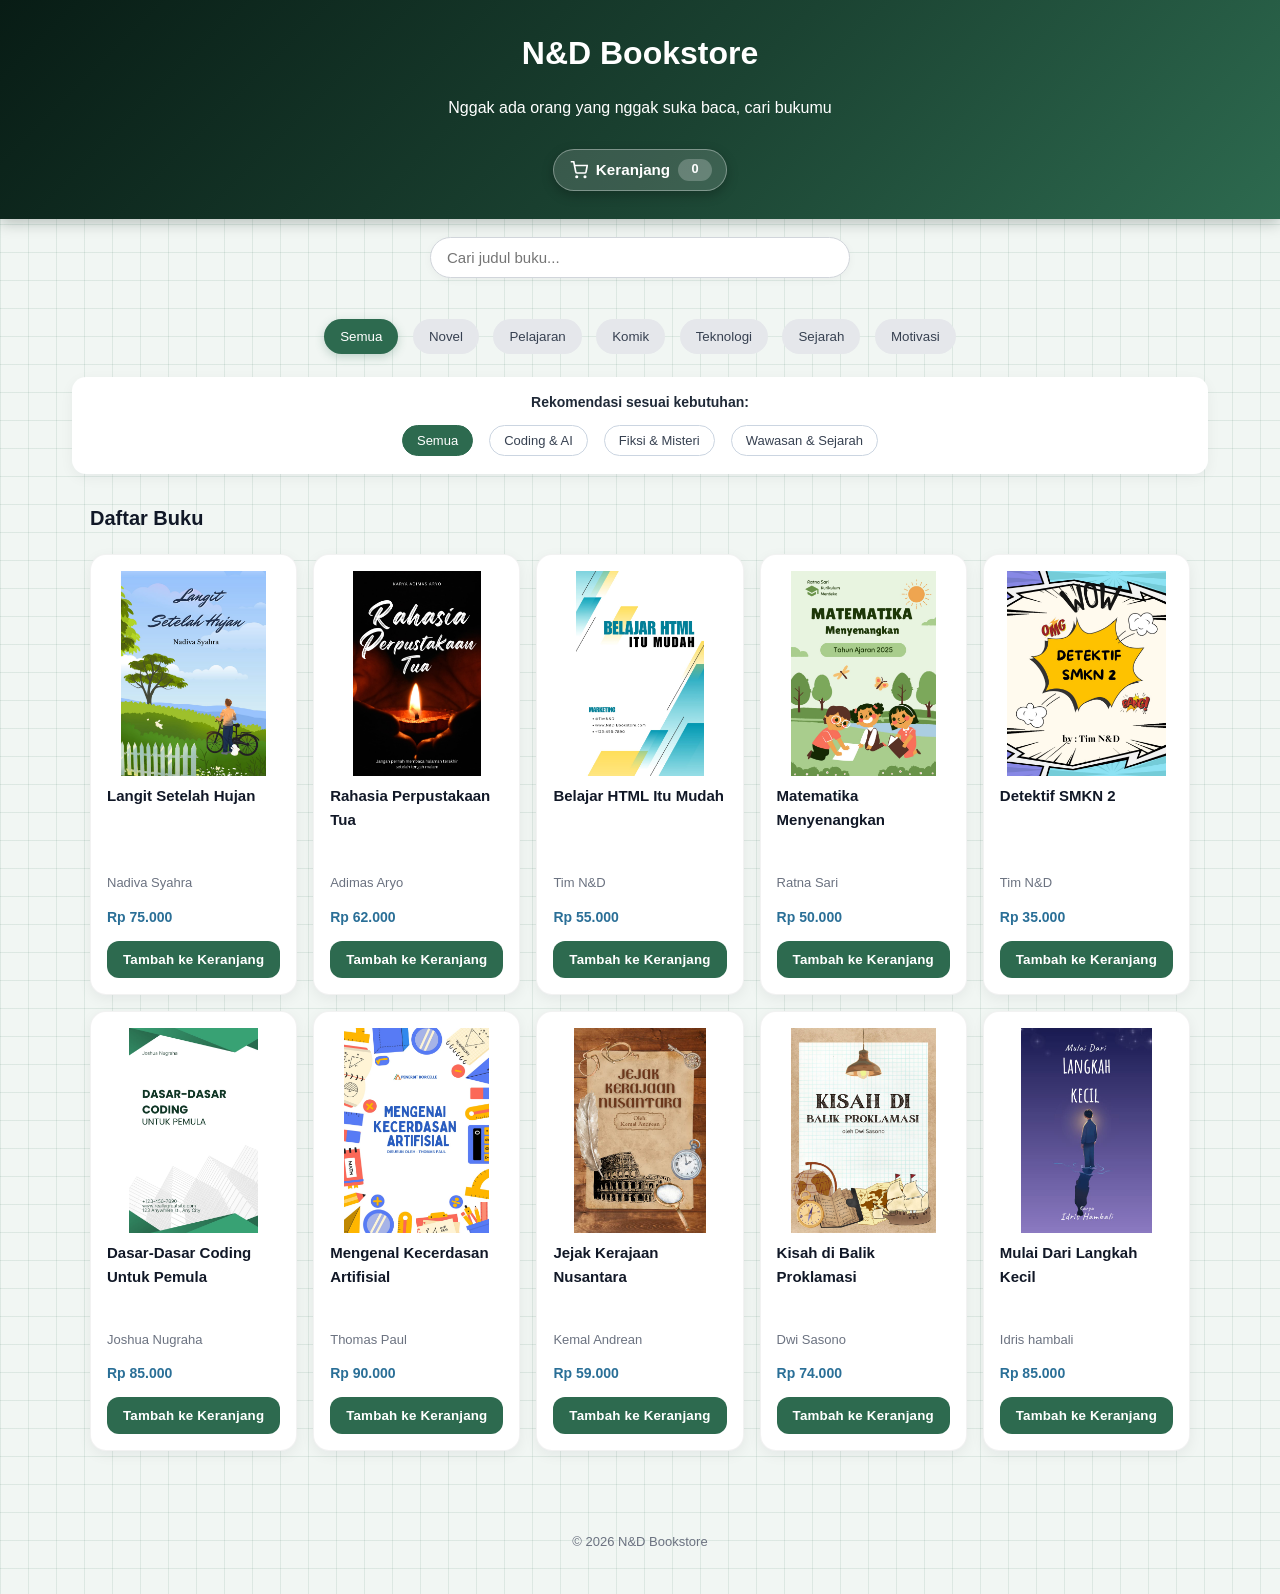
<file: index.html>
<!DOCTYPE html>
<html lang="id">
<head>
  <meta charset="UTF-8">
  <meta name="viewport" content="width=device-width, initial-scale=1.0">
  <title>N&amp;D Bookstore - Toko Buku Online</title>
  <link rel="stylesheet" href="css/style.css">
</head>
<body>

  <!-- BAGIAN ATAS -->
 <header>
    <h1>N&amp;D Bookstore</h1>
    <p>Nggak ada orang yang nggak suka baca, cari bukumu</p>
    <a href="keranjang.html" class="tombol-keranjang-khas">
      <svg class="ikon-keranjang" viewBox="0 0 24 24" width="18" height="18" fill="none" stroke="currentColor" stroke-width="2.2" aria-hidden="true">
        <circle cx="9" cy="21" r="1"></circle>
        <circle cx="20" cy="21" r="1"></circle>
        <path d="M1 1h4l2.68 13.39a2 2 0 0 0 2 1.61h9.72a2 2 0 0 0 2-1.61L23 6H6"></path>
      </svg>
      <span>Keranjang</span>
      <span id="jumlah-keranjang" class="badge-keranjang">0</span>
    </a>
  </header>

  <!-- KOLOM CARI -->
  <section>
    <input type="search" id="kolom-cari" placeholder="Cari judul buku...">
  </section>

  <!-- TOMBOL KATEGORI -->
  <nav>
  <button class="aktif" data-kategori="semua">Semua</button>
  <button data-kategori="novel">Novel</button>
  <button data-kategori="pelajaran">Pelajaran</button>
  <button data-kategori="komik">Komik</button>
  <button data-kategori="teknologi">Teknologi</button>
  <button data-kategori="sejarah">Sejarah</button>
  <button data-kategori="motivasi">Motivasi</button>
</nav>

  <!-- REKOMENDASI BUKU -->
  <section id="area-rekomendasi" aria-label="Rekomendasi Buku">
    <p class="label-rekomendasi">Rekomendasi sesuai kebutuhan:</p>
    <div class="tombol-rekomendasi">
      <button type="button" class="btn-rek aktif" data-rek="semua">Semua</button>
      <button type="button" class="btn-rek" data-rek="coding">Coding &amp; AI</button>
      <button type="button" class="btn-rek" data-rek="fiksi">Fiksi &amp; Misteri</button>
      <button type="button" class="btn-rek" data-rek="wawasan">Wawasan &amp; Sejarah</button>
    </div>
    <p id="teks-rekomendasi" class="sembunyi"></p>
  </section>

  <!-- TEMPAT BUKU DIPAJANG -->
  <main>
    <h2>Daftar Buku</h2>
    <p id="pesan-kosong" class="sembunyi">Buku yang kamu cari tidak di temukan. Coba kata kunci atau kategori lain ya!</p> 
    <article data-kategori="novel">
      <img class="sampul-gambar" src="img/langit-setelah-hujan.png.jpeg" alt="Sampul Langit Setelah Hujan">
      <h3>Langit Setelah Hujan</h3>
      <p>Nadiva Syahra</p>
      <p>Rp 75.000</p>
      <button>Tambah ke Keranjang</button>
    </article>

    <article data-kategori="novel">
      <img class="sampul-gambar" src="img/perpustakaan-tua.png.jpeg" alt="Rahasia Perpustakaan Tua">
      <h3>Rahasia Perpustakaan Tua</h3>
      <p>Adimas Aryo</p>
      <p>Rp 62.000</p>
      <button>Tambah ke Keranjang</button>
    </article>

    <article data-kategori="pelajaran">
       <img class="sampul-gambar" src="img/belajar-html.png.jpeg" alt="Belajar HTML Itu Mudah">
      <h3>Belajar HTML Itu Mudah</h3>
      <p>Tim N&amp;D</p>
      <p>Rp 55.000</p>
      <button>Tambah ke Keranjang</button>
    </article>

    <article data-kategori="pelajaran">
      <img class="sampul-gambar" src="img/matematika.png.jpeg" alt="Sampul Matematika Menyenangkan">
      <h3>Matematika Menyenangkan</h3>
      <p>Ratna Sari</p>
      <p>Rp 50.000</p>
      <button>Tambah ke Keranjang</button>
    </article>

    <article data-kategori="komik">
       <img class="sampul-gambar" src="img/detektif-smkn2.png.jpeg" alt="Detektif SMKN 2">
      <h3>Detektif SMKN 2</h3>
      <p>Tim N&amp;D</p>
      <p>Rp 35.000</p>
      <button>Tambah ke Keranjang</button>
    </article>

    <article data-kategori="teknologi">
       <img class="sampul-gambar" src="img/dasar-coding.png.jpeg" alt="Dasar-Dasar Coding Untuk Pemula">
      <h3>Dasar-Dasar Coding Untuk Pemula</h3>
      <p>Joshua Nugraha</p>
      <p>Rp 85.000</p>
      <button>Tambah ke Keranjang</button>
    </article>

    <article data-kategori="teknologi">
       <img class="sampul-gambar" src="img/kecerdasan-artifisial.png.jpeg" alt="Mengenal Kecardasan Artifisial">
      <h3>Mengenal Kecerdasan Artifisial</h3>
      <p>Thomas Paul</p>
      <p>Rp 90.000</p>
      <button>Tambah ke Keranjang</button>
    </article>

    <article data-kategori="sejarah">
       <img class="sampul-gambar" src="img/jejak-kerajaan.png.jpeg" alt="Jejak Kerajaan Nusantara">
      <h3>Jejak Kerajaan Nusantara</h3>
      <p>Kemal Andrean</p>
      <p>Rp 59.000</p>
      <button>Tambah ke Keranjang</button>
    </article>

    <article data-kategori="sejarah">
      <img class="sampul-gambar" src="img/kisah-proklamasi.png.jpeg" alt="Kisah di Balik Proklamasi">
      <h3>Kisah di Balik Proklamasi</h3>
      <p>Dwi Sasono</p>
      <p>Rp 74.000</p>
      <button>Tambah ke Keranjang</button>
    </article>

      <article data-kategori="motivasi">
      <img class="sampul-gambar" src="img/langkah-kecil.png.jpeg" alt="Sampul Mulai Dari Langkah Kecil">
      <h3>Mulai Dari Langkah Kecil</h3>
      <p>Idris hambali</p>
      <p>Rp 85.000</p>
      <button>Tambah ke Keranjang</button>
    </article>
  </main>
  <!-- BAGIAN BAWAH -->
  <footer>
    <p>&copy; 2026 N&amp;D Bookstore</p>
  </footer>
<script src= "js/app.js"></script>
</body>
</html>
</file>
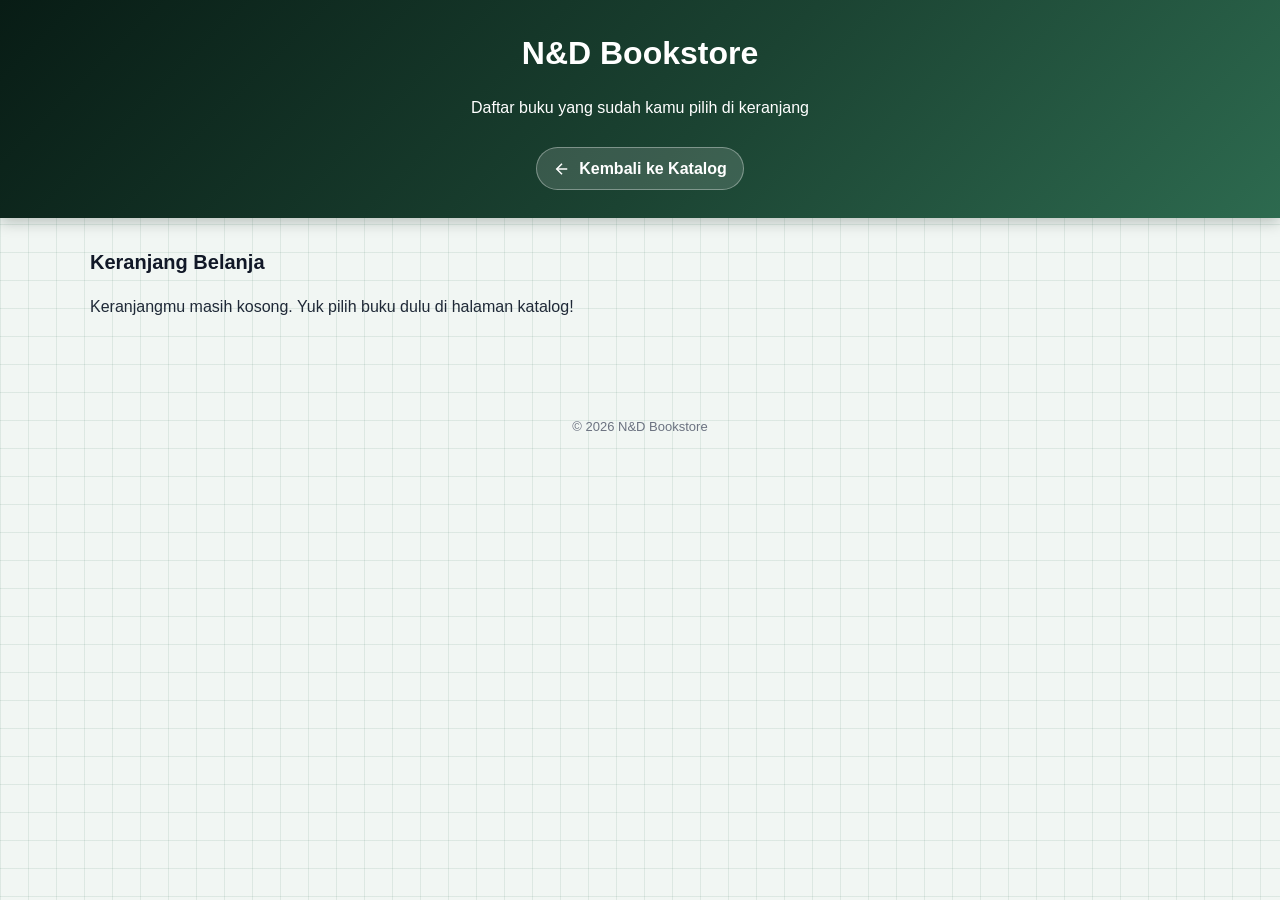
<file: keranjang.html>
<!DOCTYPE html>
<html lang="id">
<head>
  <meta charset="UTF-8">
  <meta name="viewport" content="width=device-width, initial-scale=1.0">
  <title>Keranjang - N&amp;D Bookstore</title>
  <link rel="stylesheet" href="css/style.css">
</head>
<body>

  <!-- BAGIAN ATAS -->
  <header>
    <h1>N&amp;D Bookstore</h1>
    <p>Daftar buku yang sudah kamu pilih di keranjang</p>
    <a href="index.html" class="nav-header-btn">
      <svg viewBox="0 0 24 24" width="18" height="18" fill="none" stroke="currentColor" stroke-width="2" aria-hidden="true">
        <line x1="19" y1="12" x2="5" y2="12"></line>
        <polyline points="12 19 5 12 12 5"></polyline>
      </svg>
      <span>Kembali ke Katalog</span>
    </a>
  </header>

  <!-- ISI KERANJANG -->
  <main class="halaman-keranjang">
    <h2>Keranjang Belanja</h2>
    <p id="status-keranjang">Memuat isi keranjang...</p>
    <ul id="daftar-keranjang"></ul>

    <div id="ringkasan-keranjang" class="sembunyi">
      <p id="total-harga">Total: Rp 0</p>
      <button type="button" id="btn-wa">
        <svg viewBox="0 0 32 32" width="18" height="18" aria-hidden="true">
          <path fill="currentColor" d="M16 3C8.82 3 3 8.82 3 16c0 2.3.6 4.54 1.74 6.52L3 29l6.67-1.71A12.93 12.93 0 0 0 16 29c7.18 0 13-5.82 13-13S23.18 3 16 3zm7.54 18.42c-.32.9-1.85 1.72-2.56 1.83-.66.1-1.5.14-2.42-.15-.56-.18-1.28-.42-2.2-.82-3.87-1.67-6.4-5.57-6.59-5.83-.19-.26-1.57-2.09-1.57-3.99 0-1.9 1-2.83 1.35-3.22.35-.39.77-.49 1.03-.49.26 0 .52 0 .74.01.24.01.56-.09.88.67.32.78 1.09 2.66 1.19 2.85.1.19.16.42.03.68-.13.26-.19.42-.38.65-.19.23-.4.51-.57.68-.19.19-.39.4-.17.78.22.38.98 1.62 2.11 2.62 1.45 1.29 2.67 1.69 3.05 1.88.38.19.6.16.82-.1.22-.26.95-1.1 1.2-1.48.26-.38.51-.32.86-.19.35.13 2.22 1.05 2.6 1.24.38.19.64.28.73.44.1.16.1.92-.22 1.82z"/>
        </svg>
        <span>Beli Produk</span>
      </button>
      <button type="button" id="btn-kosongkan">Kosongkan Keranjang</button>
    </div>
  </main>

  <!-- BAGIAN BAWAH -->
  <footer>
    <p>&copy; 2026 N&amp;D Bookstore</p>
  </footer>

  <script>
    const daftarKeranjang = document.getElementById("daftar-keranjang");
    const statusKeranjang = document.getElementById("status-keranjang");
    const ringkasanKeranjang = document.getElementById("ringkasan-keranjang");
    const totalHargaEl = document.getElementById("total-harga");
    const btnKosongkan = document.getElementById("btn-kosongkan");
    const btnWa = document.getElementById("btn-wa");
    const nomorWaToko = "6281234567890"; // Ganti dengan nomor WA kamu (format: 628...)

    let itemKeranjang = JSON.parse(localStorage.getItem("keranjang")) || [];

    function formatRupiah(angka) {
      return "Rp " + Number(angka || 0).toLocaleString("id-ID");
    }

    function renderKeranjang() {
      daftarKeranjang.innerHTML = "";

      if (itemKeranjang.length === 0) {
        statusKeranjang.textContent = "Keranjangmu masih kosong. Yuk pilih buku dulu di halaman katalog!";
        ringkasanKeranjang.classList.add("sembunyi");
        return;
      }

      statusKeranjang.textContent = "Jumlah buku di keranjang: " + itemKeranjang.length;
      ringkasanKeranjang.classList.remove("sembunyi");

      let total = 0;

      itemKeranjang.forEach(function (item, index) {
        const harga = Number(item.harga) || 0;
        total += harga;

        const li = document.createElement("li");
        li.className = "item-keranjang";

        const info = document.createElement("span");
        info.textContent = item.judul + " — " + formatRupiah(harga);

        const tombolHapus = document.createElement("button");
        tombolHapus.type = "button";
        tombolHapus.textContent = "Hapus";
        tombolHapus.addEventListener("click", function () {
          itemKeranjang.splice(index, 1);
          localStorage.setItem("keranjang", JSON.stringify(itemKeranjang));
          renderKeranjang();
        });

        li.appendChild(info);
        li.appendChild(tombolHapus);
        daftarKeranjang.appendChild(li);
      });

      totalHargaEl.textContent = "Total: " + formatRupiah(total);
    }

    btnKosongkan.addEventListener("click", function () {
      itemKeranjang = [];
      localStorage.removeItem("keranjang");
      renderKeranjang();
    });

    btnWa.addEventListener("click", function () {
      if (itemKeranjang.length === 0) return;

      let total = 0;
      const daftarPesanan = itemKeranjang.map(function (item, idx) {
        const harga = Number(item.harga) || 0;
        total += harga;
        return (idx + 1) + ". " + item.judul + " - " + formatRupiah(harga);
      });

      const teksPesan =
        "Halo N&D Bookstore, saya mau pesan produk berikut:\n" +
        daftarPesanan.join("\n") +
        "\n\nTotal: " + formatRupiah(total);

      const urlWa = "https://api.whatsapp.com/send?phone=" + nomorWaToko + "&text=" + encodeURIComponent(teksPesan);
      window.open(urlWa, "_blank");
    });

    renderKeranjang();
  </script>

</body>
</html>
</file>
<file: css/style.css>
body {
  font-family: 'Segoe UI', Arial, sans-serif;
  margin: 0;
  background-color: #f1f6f3;
  background-image:
    linear-gradient(to right, rgba(45, 106, 79, 0.10) 1px, transparent 1px),
    linear-gradient(to bottom, rgba(45, 106, 79, 0.10) 1px, transparent 1px);
  background-size: 28px 28px;
  color: #1f2937;
  line-height: 1.6;
}

header {
  background: linear-gradient(135deg, #081c15 0%, #1b4332 55%, #2d6a4f 100%);
  color: white;
  padding: 28px 16px;
  text-align: center;
  box-shadow: 0 4px 14px rgba(8, 28, 21, 0.25);
}

header a {
  color: white;
  text-decoration: none;
}

section, nav {
  padding: 14px 16px;
  text-align: center;
}

input[type="search"] {
  width: 100%;
  max-width: 420px;
  padding: 11px 16px;
  font-size: 15px;
  border: 1px solid #d1d5db;
  border-radius: 999px;
  background-color: white;
  color: #1f2937;
  box-sizing: border-box;
  box-shadow: 0 2px 8px rgba(0, 0, 0, 0.04);
  outline: none;
  transition: border-color 0.2s ease, box-shadow 0.2s ease;
}

input[type="search"]:focus {
  border-color: #2a6f97;
  box-shadow: 0 0 0 3px rgba(42, 111, 151, 0.15);
}

button {
  padding: 8px 14px;
  margin: 4px;
  border: none;
  border-radius: 10px;
  background-color: #2a6f97;
  color: white;
  font-weight: 500;
  cursor: pointer;
  transition: all 0.2s ease;
}

nav button {
  background-color: #e5e7eb;
  color: #374151;
  border-radius: 999px;
  padding: 8px 16px;
}

nav button:hover {
  background-color: #d1d5db;
}

nav button.aktif {
  background-color: #2a6f97;
  color: white;
  box-shadow: 0 3px 10px rgba(42, 111, 151, 0.25);
}

main {
  padding: 20px;
  max-width: 1200px;
  margin: 0 auto;
  display: grid;
  grid-template-columns: repeat(auto-fill, minmax(175px, 1fr));
  gap: 18px;
}

main h2 {
  grid-column: 1 / -1;
  margin: 8px 0 4px;
  font-size: 20px;
  font-weight: 700;
  color: #111827;
  text-align: left;
}

article {
  background-color: white;
  padding: 14px;
  border-radius: 16px;
  border: 1px solid rgba(0, 0, 0, 0.05);
  box-shadow: 0 4px 14px rgba(15, 23, 42, 0.06);
  display: flex;
  flex-direction: column;
  transition: transform 0.22s ease, box-shadow 0.22s ease;
}

article:hover {
  transform: translateY(-4px);
  box-shadow: 0 10px 24px rgba(15, 23, 42, 0.1);
}

article h3 {
  margin: 4px 0 6px;
  font-size: 15px;
  font-weight: 700;
  color: #111827;
}

article p {
  margin: 3px 0;
  font-size: 13px;
  color: #6b7280;
}

article button {
  margin-top: auto;
  padding: 11px 14px;
  width: 100%;
  margin-left: 0;
  margin-right: 0;
  box-sizing: border-box;
  border-radius: 12px;
  font-weight: 600;
  letter-spacing: 0.2px;
  transition: transform 0.2s ease, background-color 0.2s ease, box-shadow 0.2s ease;
}

article button:hover {
  background-color: #1e5678;
  transform: translateY(-2px);
  box-shadow: 0 6px 14px rgba(42, 111, 151, 0.28);
}

article button:active {
  transform: translateY(0);
}

article p:last-of-type {
  margin-bottom: 14px;
  font-size: 14px;
  font-weight: 700;
  color: #2a6f97;
}

.sembunyi {
  display: none;
}

main.halaman-keranjang {
  display: block;
}

footer {
  text-align: center;
  padding: 24px 16px;
  margin-top: 20px;
  font-size: 13px;
  color: #6b7280;
}

/* ===== Tampilan lebih lega ===== */
body { line-height: 1.6; }
header { padding: 28px 16px; }
header h1 { margin: 0 0 8px; }
section, nav { padding: 18px 16px; }
nav button { margin: 5px; padding: 10px 16px; }
main { max-width: 1100px; margin: 0 auto; padding: 20px 16px; gap: 16px; }
article { padding: 16px; }
article h3 { margin: 0 0 8px; }
article p { margin: 6px 0; }
article button { margin: 10px 0 0; width: 100%; }
footer { padding: 28px 16px; }

/* ===== Animasi ===== */
#jumlah-keranjang { display: inline-block; }
@keyframes pop {
  0% { transform: scale(1); }
  50% { transform: scale(1.3); }
  100% { transform: scale(1); }
}
.pop { animation: pop 0.3s; }

/* ===== Sampul dari gambar ===== */
.sampul-gambar {
  display: block;
  width: 100%;
  height: 205px;
  object-fit: contain;
  border-radius: 6px;
  margin-bottom: 8px;
  background-color: white;
}

/* ===== Tombol sejajar di dasar kartu ===== */
article {
  display: flex;
  flex-direction: column;
}
article p:last-of-type {
  margin-bottom: 12px;
}
article button {
  margin-top: auto;
}

/* ===== Judul sama tinggi, supaya penulis dan harga sejajar ===== */
article h3 {
  min-height: 5.0em;
}

#pesan-kosong {
  grid-column: 1 / -1;
  text-align: center;
  padding: 24px 16px;
  font-size: 15px;
  color: #6b7280;
}

#area-rekomendasi {
  max-width: 1100px;
  margin: 0 auto;
  padding: 14px 18px;
  background-color: white;
  border-radius: 14px;
  box-shadow: 0 4px 14px rgba(15, 23, 42, 0.05);
}

.label-rekomendasi {
  margin: 0 0 8px;
  font-size: 14px;
  font-weight: 600;
  color: #1f2937;
}

.tombol-rekomendasi {
  display: flex;
  flex-wrap: wrap;
  justify-content: center;
  gap: 8px;
}

.btn-rek {
  padding: 7px 14px;
  border: 1px solid #cbd5e1;
  border-radius: 999px;
  background-color: white;
  color: #374151;
  cursor: pointer;
  font-size: 13px;
}

.btn-rek.aktif {
  background-color: #2a6f97;
  color: white;
  border-color: #2a6f97;
}

#teks-rekomendasi {
  margin: 10px 0 0;
  font-size: 13px;
  color: #4b5563;
}

/* ===== Warna tombol hijau ===== */
button {
  background-color: #2d6a4f;
  color: white;
}

article button:hover {
  background-color: #1b4332;
  box-shadow: 0 6px 14px rgba(27, 67, 50, 0.28);
}

nav button.aktif {
  background-color: #2d6a4f;
  color: white;
  box-shadow: 0 3px 10px rgba(45, 106, 79, 0.25);
}

.btn-rek.aktif {
  background-color: #2d6a4f;
  color: white;
  border-color: #2d6a4f;
}

/* ===== Halaman Keranjang ===== */
#daftar-keranjang {
  list-style: none;
  padding: 0;
  margin: 16px 0;
}

.item-keranjang {
  display: flex;
  justify-content: space-between;
  align-items: center;
  gap: 12px;
  background-color: white;
  padding: 12px 16px;
  margin-bottom: 10px;
  border-radius: 12px;
  box-shadow: 0 4px 12px rgba(15, 23, 42, 0.05);
}

#ringkasan-keranjang {
  margin-top: 16px;
  padding: 16px;
  background-color: white;
  border-radius: 12px;
  box-shadow: 0 4px 12px rgba(15, 23, 42, 0.05);
}

#total-harga {
  font-size: 16px;
  font-weight: 700;
  color: #1f2937;
  margin: 0 0 10px;
}

#btn-wa {
  display: inline-flex;
  align-items: center;
  gap: 8px;
  background-color: #25D366;
  color: #052e16;
  font-weight: 700;
  padding: 10px 16px;
  border-radius: 10px;
}

#btn-wa:hover {
  background-color: #128C7E;
  color: white;
}

/* ===== Tombol Navigasi di Header ===== */
.nav-header-btn {
  display: inline-flex;
  align-items: center;
  gap: 8px;
  margin-top: 10px;
  padding: 8px 16px;
  background-color: rgba(255, 255, 255, 0.14);
  color: #ffffff;
  text-decoration: none;
  font-weight: 600;
  border: 1px solid rgba(255, 255, 255, 0.35);
  border-radius: 999px;
  transition: background-color 0.2s ease, transform 0.2s ease;
}

.nav-header-btn:hover {
  background-color: #25D366;
  border-color: #25D366;
  color: #052e16;
  transform: translateY(-1px);
}

/* ===== Ciri Khas Tombol Keranjang di Header ===== */
.tombol-keranjang-khas {
  display: inline-flex;
  align-items: center;
  gap: 8px;
  margin-top: 12px;
  padding: 8px 14px 8px 16px;
  background-color: #ffffff;
  color: #081c15;
  text-decoration: none;
  font-weight: 700;
  font-size: 0.95rem;
  border-radius: 999px;
  border: 2px solid #74c69d;
  box-shadow: 0 4px 12px rgba(0, 0, 0, 0.25);
  transition: transform 0.2s ease, background-color 0.2s ease, color 0.2s ease;
}

.tombol-keranjang-khas:hover {
  background-color: #25D366;
  border-color: #25D366;
  color: #052e16;
  transform: translateY(-2px);
}

.ikon-keranjang {
  flex-shrink: 0;
}

.badge-keranjang {
  display: inline-flex;
  align-items: center;
  justify-content: center;
  min-width: 22px;
  height: 22px;
  padding: 0 6px;
  background-color: #1b4332;
  color: #ffffff;
  font-size: 0.8rem;
  font-weight: 800;
  border-radius: 999px;
}

.tombol-keranjang-khas:hover .badge-keranjang {
  background-color: #052e16;
  color: #ffffff;
}

/* ===== Tombol Keranjang Transparan Berciri Khas ===== */
.tombol-keranjang-khas {
  display: inline-flex;
  align-items: center;
  gap: 8px;
  margin-top: 12px;
  padding: 8px 14px 8px 16px;
  background-color: rgba(255, 255, 255, 0.14);
  color: #ffffff;
  text-decoration: none;
  font-weight: 600;
  font-size: 0.95rem;
  border-radius: 999px;
  border: 1px solid rgba(255, 255, 255, 0.35);
  transition: transform 0.2s ease, background-color 0.2s ease, border-color 0.2s ease, color 0.2s ease;
}

.tombol-keranjang-khas:hover {
  background-color: #25D366;
  border-color: #25D366;
  color: #052e16;
  transform: translateY(-1px);
}

.ikon-keranjang {
  flex-shrink: 0;
}

.badge-keranjang {
  display: inline-flex;
  align-items: center;
  justify-content: center;
  min-width: 22px;
  height: 22px;
  padding: 0 6px;
  background-color: rgba(255, 255, 255, 0.22);
  color: #ffffff;
  font-size: 0.8rem;
  font-weight: 700;
  border-radius: 999px;
}

.tombol-keranjang-khas:hover .badge-keranjang {
  background-color: #052e16;
  color: #ffffff;
}
</file>
